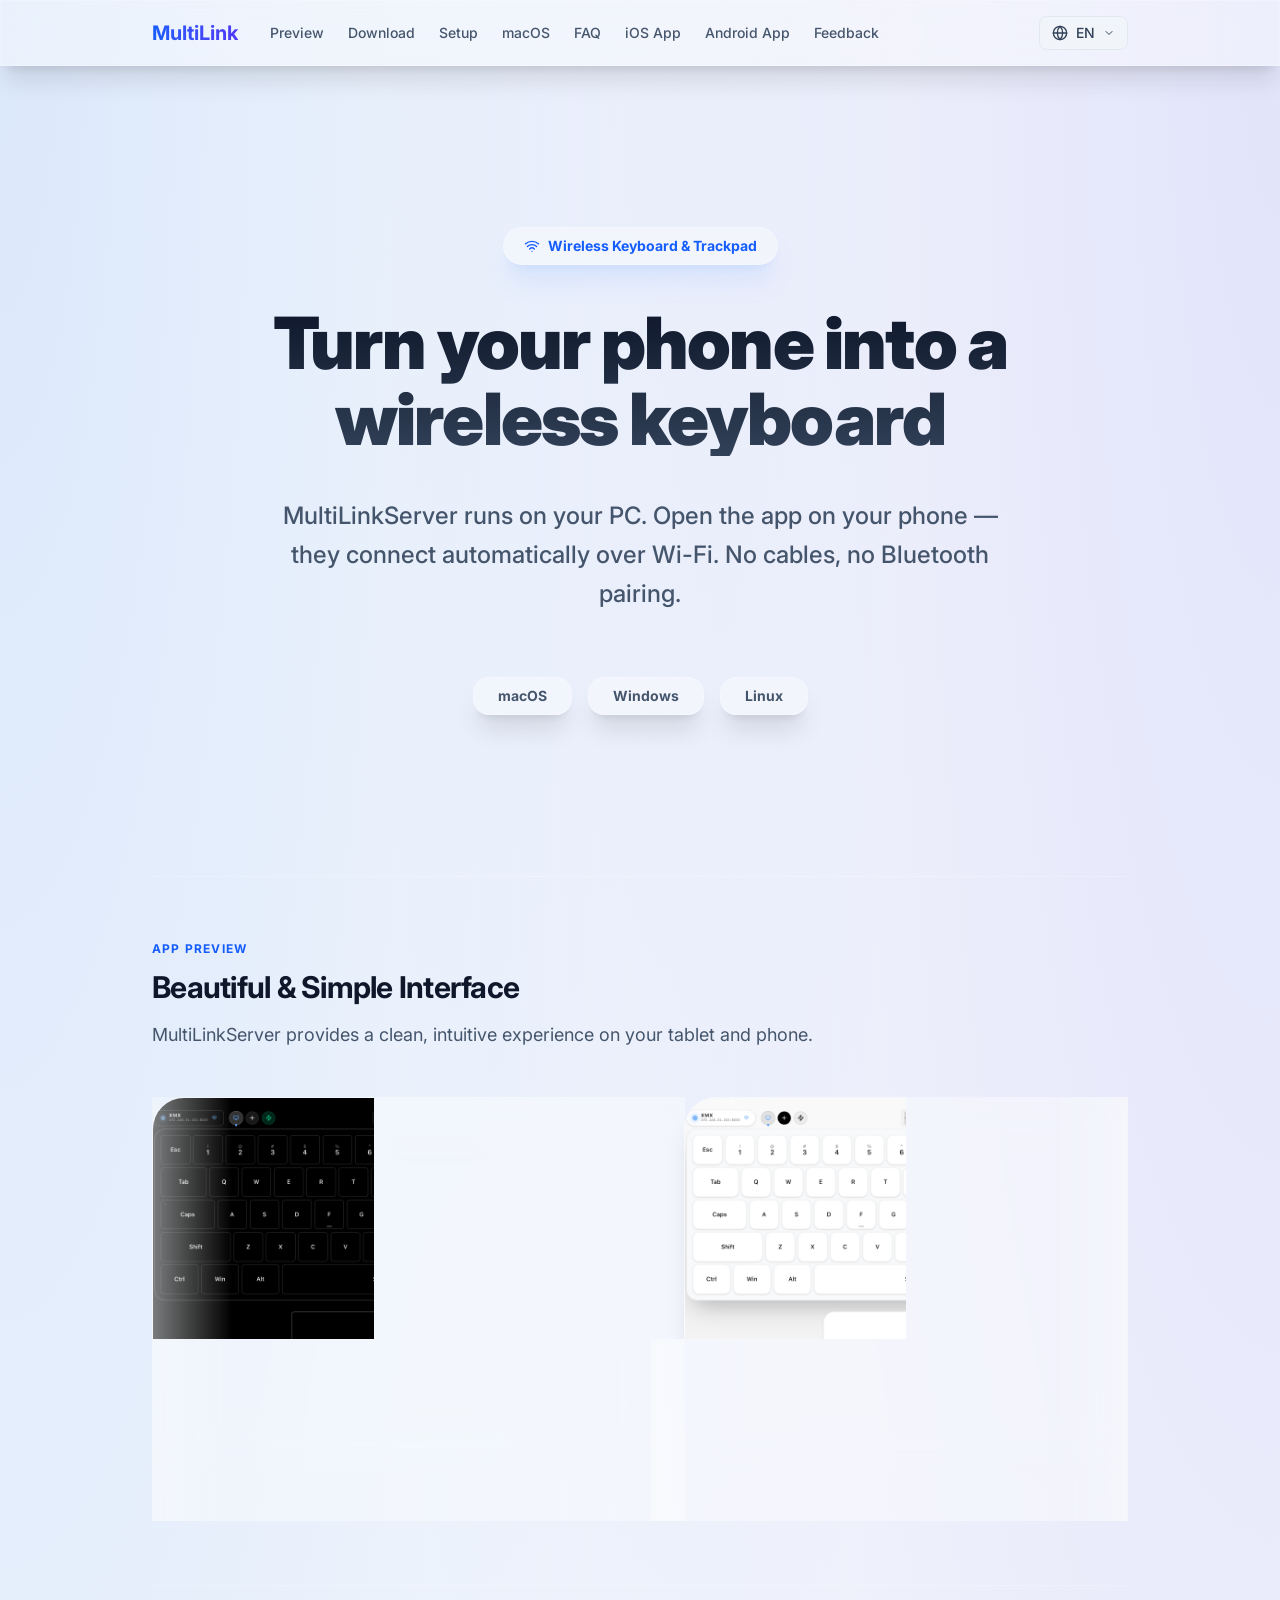
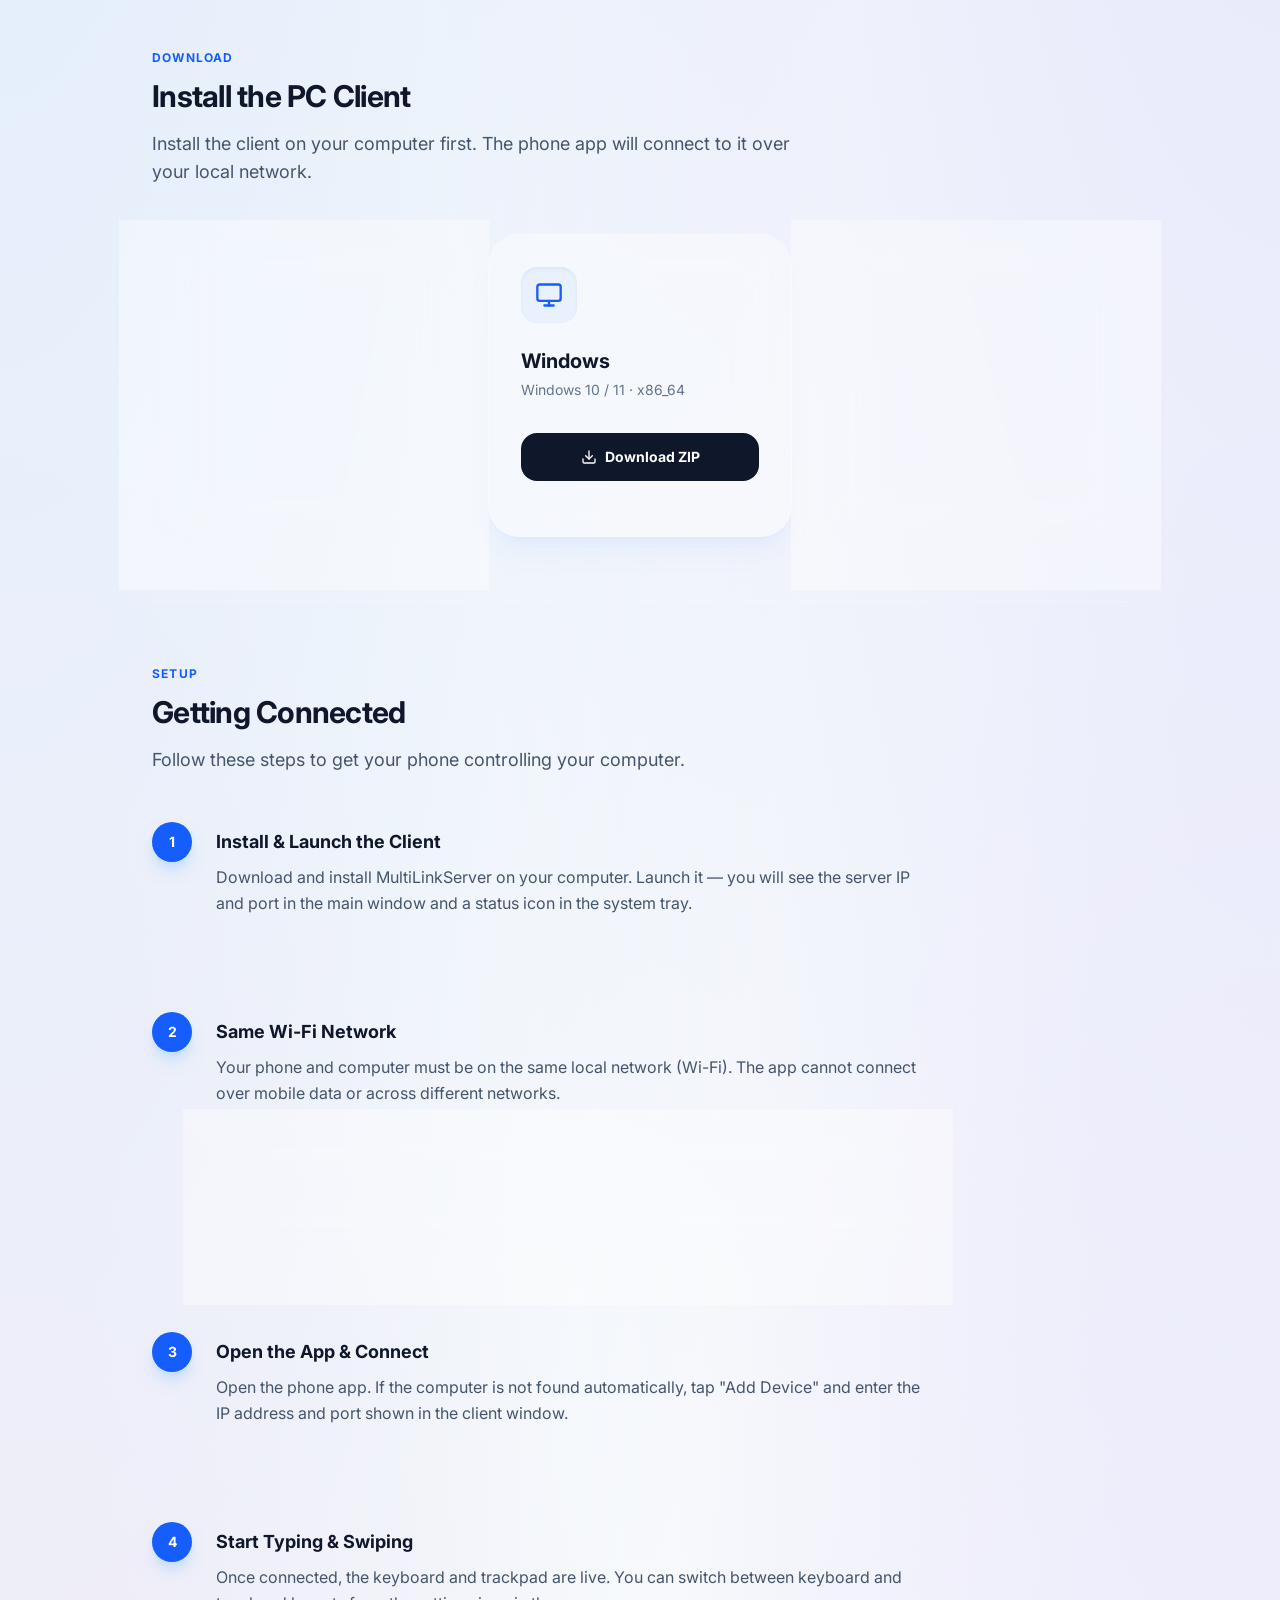
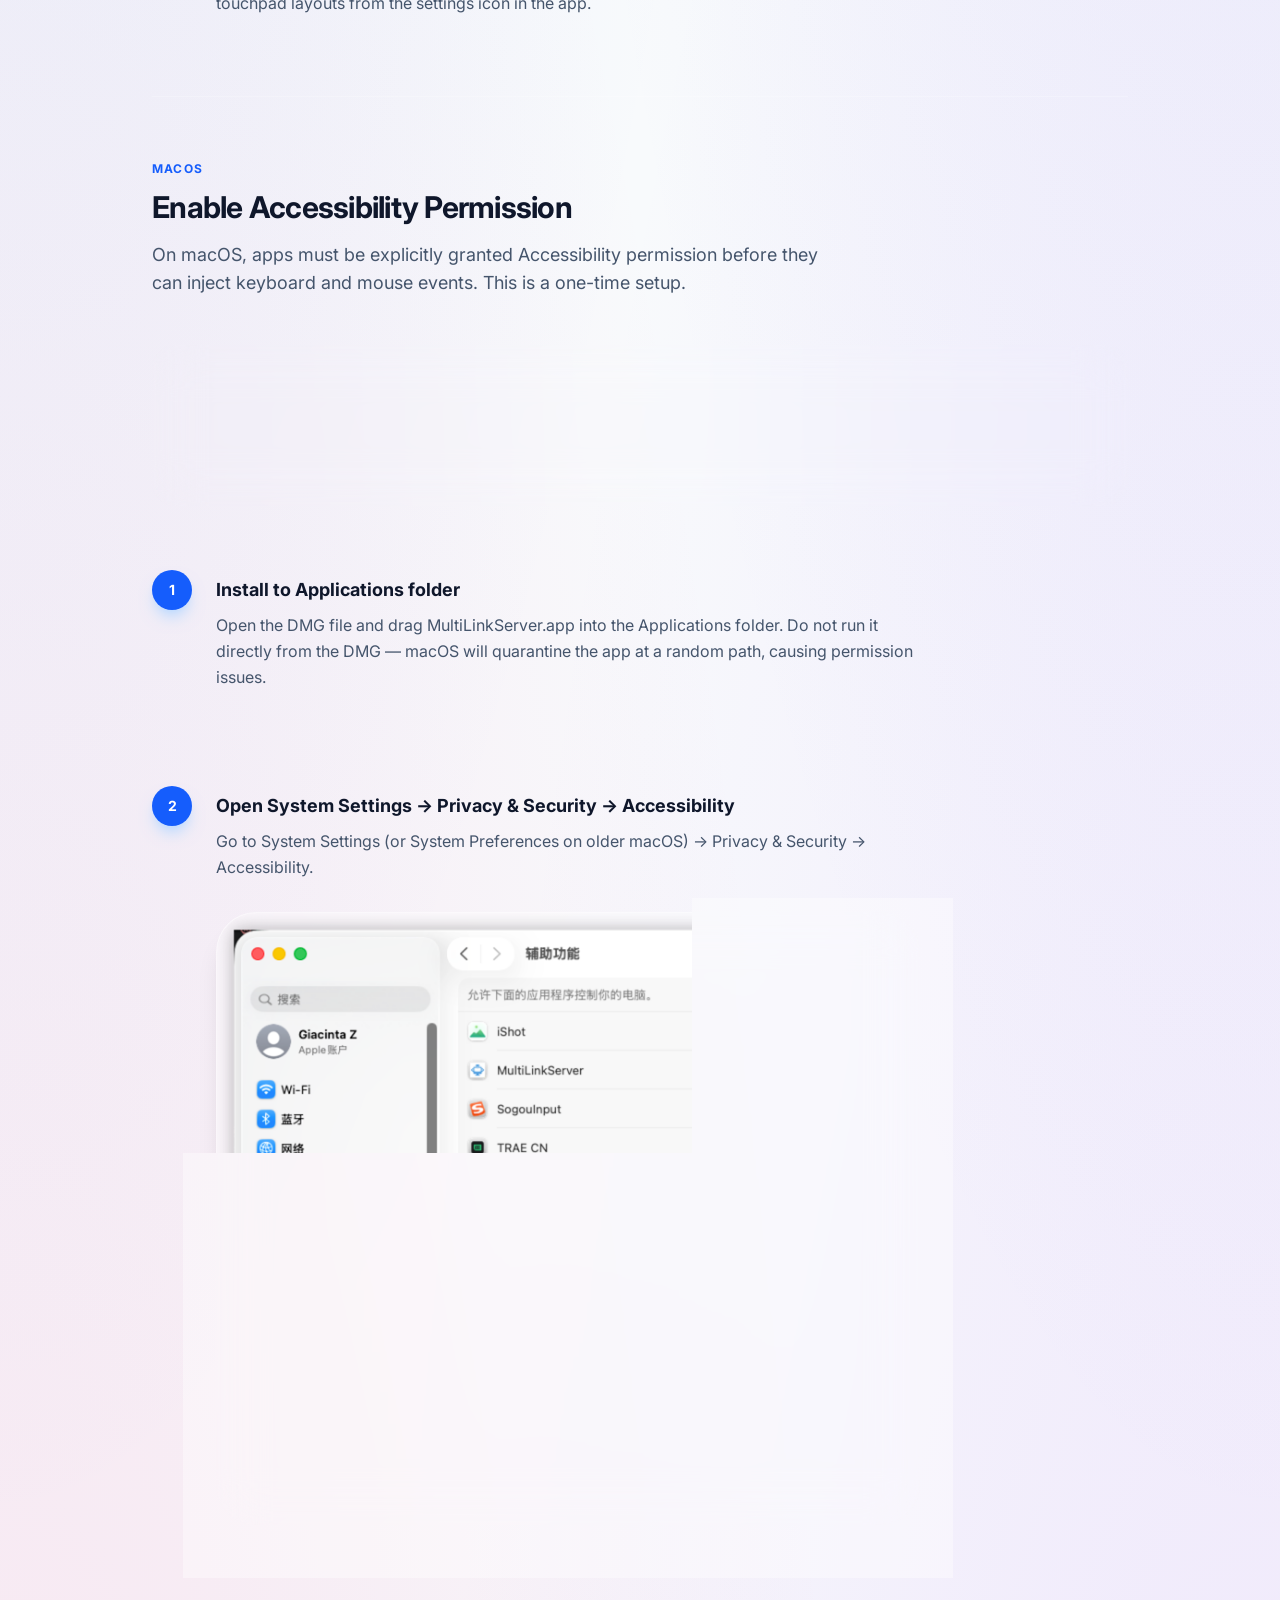
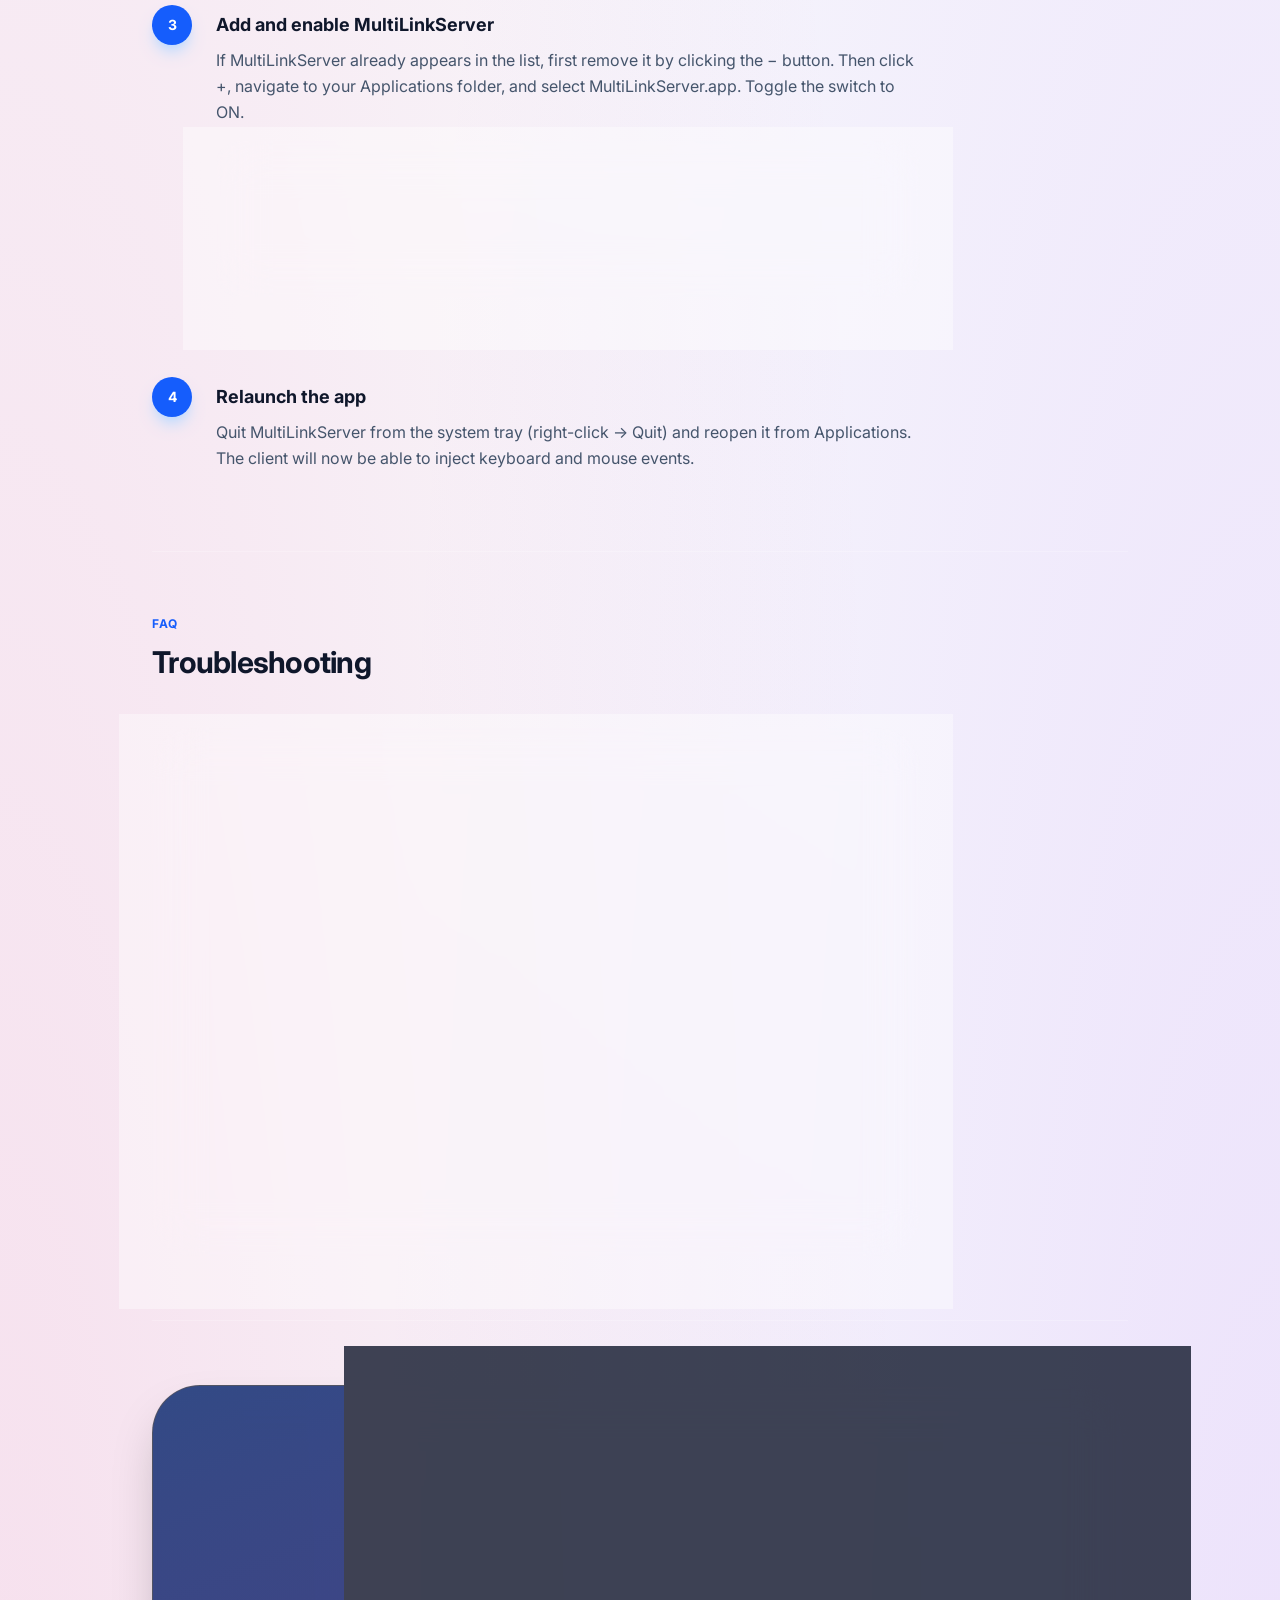
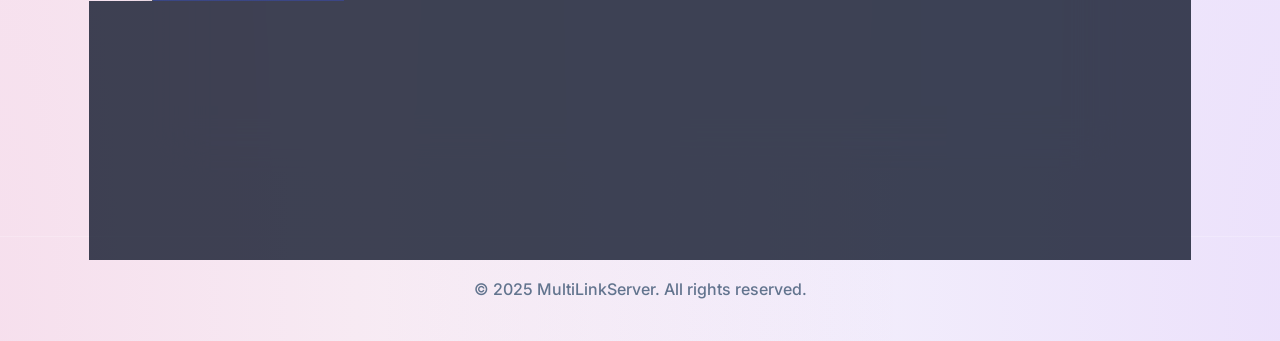
<file: index.html>
<!doctype html>
<html lang="en">
  <head>
    <meta charset="UTF-8" />
    <meta name="viewport" content="width=device-width, initial-scale=1.0" />
    <title>MultiLinkServer - Turn your phone into a wireless keyboard & trackpad</title>
    <meta name="description" content="Turn your smartphone into a wireless keyboard and trackpad for your PC. MultiLinkServer connects automatically over Wi-Fi for macOS, Windows, and Linux." />
    <meta name="keywords" content="wireless keyboard, wireless trackpad, remote control, phone to pc, multilinkserver, wifi keyboard" />
    <meta property="og:title" content="MultiLinkServer - Wireless Keyboard & Trackpad" />
    <meta property="og:description" content="Turn your phone into a wireless keyboard and trackpad. No cables, no Bluetooth pairing." />
    <meta property="og:type" content="website" />
    <meta name="twitter:card" content="summary_large_image" />
    <script type="module" crossorigin src="./assets/index-B6G1oCOm.js"></script>
    <link rel="stylesheet" crossorigin href="./assets/index-DkI473KU.css">
  </head>
  <body>
    <div id="root"></div>
  </body>
</html>
</file>
<file: assets/index-DkI473KU.css>
@import"https://fonts.googleapis.com/css2?family=Inter:wght@300;400;500;600;700;800&family=JetBrains+Mono:wght@400;500&display=swap";/*! tailwindcss v4.2.2 | MIT License | https://tailwindcss.com */@layer properties{@supports (((-webkit-hyphens:none)) and (not (margin-trim:inline))) or ((-moz-orient:inline) and (not (color:rgb(from red r g b)))){*,:before,:after,::backdrop{--tw-scale-x:1;--tw-scale-y:1;--tw-scale-z:1;--tw-scroll-snap-strictness:proximity;--tw-space-y-reverse:0;--tw-border-style:solid;--tw-gradient-position:initial;--tw-gradient-from:#0000;--tw-gradient-via:#0000;--tw-gradient-to:#0000;--tw-gradient-stops:initial;--tw-gradient-via-stops:initial;--tw-gradient-from-position:0%;--tw-gradient-via-position:50%;--tw-gradient-to-position:100%;--tw-leading:initial;--tw-font-weight:initial;--tw-tracking:initial;--tw-shadow:0 0 #0000;--tw-shadow-color:initial;--tw-shadow-alpha:100%;--tw-inset-shadow:0 0 #0000;--tw-inset-shadow-color:initial;--tw-inset-shadow-alpha:100%;--tw-ring-color:initial;--tw-ring-shadow:0 0 #0000;--tw-inset-ring-color:initial;--tw-inset-ring-shadow:0 0 #0000;--tw-ring-inset:initial;--tw-ring-offset-width:0px;--tw-ring-offset-color:#fff;--tw-ring-offset-shadow:0 0 #0000;--tw-blur:initial;--tw-brightness:initial;--tw-contrast:initial;--tw-grayscale:initial;--tw-hue-rotate:initial;--tw-invert:initial;--tw-opacity:initial;--tw-saturate:initial;--tw-sepia:initial;--tw-drop-shadow:initial;--tw-drop-shadow-color:initial;--tw-drop-shadow-alpha:100%;--tw-drop-shadow-size:initial;--tw-duration:initial;--tw-backdrop-blur:initial;--tw-backdrop-brightness:initial;--tw-backdrop-contrast:initial;--tw-backdrop-grayscale:initial;--tw-backdrop-hue-rotate:initial;--tw-backdrop-invert:initial;--tw-backdrop-opacity:initial;--tw-backdrop-saturate:initial;--tw-backdrop-sepia:initial}}}@layer theme{:root,:host{--font-sans:"Inter", ui-sans-serif, system-ui, sans-serif;--font-mono:"JetBrains Mono", ui-monospace, SFMono-Regular, monospace;--color-orange-100:oklch(95.4% .038 75.164);--color-orange-600:oklch(64.6% .222 41.116);--color-amber-400:oklch(82.8% .189 84.429);--color-blue-50:oklch(97% .014 254.604);--color-blue-100:oklch(93.2% .032 255.585);--color-blue-200:oklch(88.2% .059 254.128);--color-blue-500:oklch(62.3% .214 259.815);--color-blue-600:oklch(54.6% .245 262.881);--color-blue-700:oklch(48.8% .243 264.376);--color-blue-900:oklch(37.9% .146 265.522);--color-indigo-600:oklch(51.1% .262 276.966);--color-slate-50:oklch(98.4% .003 247.858);--color-slate-100:oklch(96.8% .007 247.896);--color-slate-200:oklch(92.9% .013 255.508);--color-slate-300:oklch(86.9% .022 252.894);--color-slate-400:oklch(70.4% .04 256.788);--color-slate-500:oklch(55.4% .046 257.417);--color-slate-600:oklch(44.6% .043 257.281);--color-slate-700:oklch(37.2% .044 257.287);--color-slate-800:oklch(27.9% .041 260.031);--color-slate-900:oklch(20.8% .042 265.755);--color-white:#fff;--spacing:.25rem;--container-xl:36rem;--container-2xl:42rem;--container-3xl:48rem;--container-5xl:64rem;--text-xs:.75rem;--text-xs--line-height:calc(1 / .75);--text-sm:.875rem;--text-sm--line-height:calc(1.25 / .875);--text-base:1rem;--text-base--line-height: 1.5 ;--text-lg:1.125rem;--text-lg--line-height:calc(1.75 / 1.125);--text-xl:1.25rem;--text-xl--line-height:calc(1.75 / 1.25);--text-2xl:1.5rem;--text-2xl--line-height:calc(2 / 1.5);--text-3xl:1.875rem;--text-3xl--line-height: 1.2 ;--text-4xl:2.25rem;--text-4xl--line-height:calc(2.5 / 2.25);--text-5xl:3rem;--text-5xl--line-height:1;--text-6xl:3.75rem;--text-6xl--line-height:1;--text-7xl:4.5rem;--text-7xl--line-height:1;--font-weight-medium:500;--font-weight-semibold:600;--font-weight-bold:700;--font-weight-extrabold:800;--font-weight-black:900;--tracking-tight:-.025em;--tracking-widest:.1em;--leading-relaxed:1.625;--radius-lg:.5rem;--radius-xl:.75rem;--radius-2xl:1rem;--radius-3xl:1.5rem;--blur-xl:24px;--blur-2xl:40px;--default-transition-duration:.15s;--default-transition-timing-function:cubic-bezier(.4, 0, .2, 1);--default-font-family:var(--font-sans);--default-mono-font-family:var(--font-mono)}}@layer base{*,:after,:before,::backdrop{box-sizing:border-box;border:0 solid;margin:0;padding:0}::file-selector-button{box-sizing:border-box;border:0 solid;margin:0;padding:0}html,:host{-webkit-text-size-adjust:100%;-moz-tab-size:4;tab-size:4;line-height:1.5;font-family:var(--default-font-family,ui-sans-serif, system-ui, sans-serif, "Apple Color Emoji", "Segoe UI Emoji", "Segoe UI Symbol", "Noto Color Emoji");font-feature-settings:var(--default-font-feature-settings,normal);font-variation-settings:var(--default-font-variation-settings,normal);-webkit-tap-highlight-color:transparent}hr{height:0;color:inherit;border-top-width:1px}abbr:where([title]){-webkit-text-decoration:underline dotted;text-decoration:underline dotted}h1,h2,h3,h4,h5,h6{font-size:inherit;font-weight:inherit}a{color:inherit;-webkit-text-decoration:inherit;text-decoration:inherit}b,strong{font-weight:bolder}code,kbd,samp,pre{font-family:var(--default-mono-font-family,ui-monospace, SFMono-Regular, Menlo, Monaco, Consolas, "Liberation Mono", "Courier New", monospace);font-feature-settings:var(--default-mono-font-feature-settings,normal);font-variation-settings:var(--default-mono-font-variation-settings,normal);font-size:1em}small{font-size:80%}sub,sup{vertical-align:baseline;font-size:75%;line-height:0;position:relative}sub{bottom:-.25em}sup{top:-.5em}table{text-indent:0;border-color:inherit;border-collapse:collapse}:-moz-focusring{outline:auto}progress{vertical-align:baseline}summary{display:list-item}ol,ul,menu{list-style:none}img,svg,video,canvas,audio,iframe,embed,object{vertical-align:middle;display:block}img,video{max-width:100%;height:auto}button,input,select,optgroup,textarea{font:inherit;font-feature-settings:inherit;font-variation-settings:inherit;letter-spacing:inherit;color:inherit;opacity:1;background-color:#0000;border-radius:0}::file-selector-button{font:inherit;font-feature-settings:inherit;font-variation-settings:inherit;letter-spacing:inherit;color:inherit;opacity:1;background-color:#0000;border-radius:0}:where(select:is([multiple],[size])) optgroup{font-weight:bolder}:where(select:is([multiple],[size])) optgroup option{padding-inline-start:20px}::file-selector-button{margin-inline-end:4px}::placeholder{opacity:1}@supports (not ((-webkit-appearance:-apple-pay-button))) or (contain-intrinsic-size:1px){::placeholder{color:currentColor}@supports (color:color-mix(in lab,red,red)){::placeholder{color:color-mix(in oklab,currentcolor 50%,transparent)}}}textarea{resize:vertical}::-webkit-search-decoration{-webkit-appearance:none}::-webkit-date-and-time-value{min-height:1lh;text-align:inherit}::-webkit-datetime-edit{display:inline-flex}::-webkit-datetime-edit-fields-wrapper{padding:0}::-webkit-datetime-edit{padding-block:0}::-webkit-datetime-edit-year-field{padding-block:0}::-webkit-datetime-edit-month-field{padding-block:0}::-webkit-datetime-edit-day-field{padding-block:0}::-webkit-datetime-edit-hour-field{padding-block:0}::-webkit-datetime-edit-minute-field{padding-block:0}::-webkit-datetime-edit-second-field{padding-block:0}::-webkit-datetime-edit-millisecond-field{padding-block:0}::-webkit-datetime-edit-meridiem-field{padding-block:0}::-webkit-calendar-picker-indicator{line-height:1}:-moz-ui-invalid{box-shadow:none}button,input:where([type=button],[type=reset],[type=submit]){-webkit-appearance:button;-moz-appearance:button;appearance:button}::file-selector-button{-webkit-appearance:button;-moz-appearance:button;appearance:button}::-webkit-inner-spin-button{height:auto}::-webkit-outer-spin-button{height:auto}[hidden]:where(:not([hidden=until-found])){display:none!important}body{font-family:var(--font-sans);color:var(--color-slate-900);background-color:#f8fafc}}@layer components;@layer utilities{.pointer-events-none{pointer-events:none}.absolute{position:absolute}.relative{position:relative}.sticky{position:sticky}.inset-0{inset:calc(var(--spacing) * 0)}.inset-y-0{inset-block:calc(var(--spacing) * 0)}.start{inset-inline-start:var(--spacing)}.top-0{top:calc(var(--spacing) * 0)}.top-20{top:calc(var(--spacing) * 20)}.-right-20{right:calc(var(--spacing) * -20)}.right-0{right:calc(var(--spacing) * 0)}.bottom-20{bottom:calc(var(--spacing) * 20)}.-left-20{left:calc(var(--spacing) * -20)}.left-0{left:calc(var(--spacing) * 0)}.-z-10{z-index:-10}.-z-20{z-index:-20}.z-10{z-index:10}.z-50{z-index:50}.mx-auto{margin-inline:auto}.mt-0\.5{margin-top:calc(var(--spacing) * .5)}.mt-2{margin-top:calc(var(--spacing) * 2)}.mt-8{margin-top:calc(var(--spacing) * 8)}.mb-1{margin-bottom:calc(var(--spacing) * 1)}.mb-2{margin-bottom:calc(var(--spacing) * 2)}.mb-3{margin-bottom:calc(var(--spacing) * 3)}.mb-4{margin-bottom:calc(var(--spacing) * 4)}.mb-6{margin-bottom:calc(var(--spacing) * 6)}.mb-8{margin-bottom:calc(var(--spacing) * 8)}.mb-10{margin-bottom:calc(var(--spacing) * 10)}.mb-12{margin-bottom:calc(var(--spacing) * 12)}.mb-16{margin-bottom:calc(var(--spacing) * 16)}.block{display:block}.flex{display:flex}.grid{display:grid}.hidden{display:none}.inline-flex{display:inline-flex}.h-3{height:calc(var(--spacing) * 3)}.h-4{height:calc(var(--spacing) * 4)}.h-5{height:calc(var(--spacing) * 5)}.h-6{height:calc(var(--spacing) * 6)}.h-7{height:calc(var(--spacing) * 7)}.h-8{height:calc(var(--spacing) * 8)}.h-10{height:calc(var(--spacing) * 10)}.h-14{height:calc(var(--spacing) * 14)}.h-16{height:calc(var(--spacing) * 16)}.h-\[400px\]{height:400px}.h-auto{height:auto}.h-full{height:100%}.min-h-\[90vh\]{min-height:90vh}.min-h-screen{min-height:100vh}.w-3{width:calc(var(--spacing) * 3)}.w-4{width:calc(var(--spacing) * 4)}.w-5{width:calc(var(--spacing) * 5)}.w-6{width:calc(var(--spacing) * 6)}.w-7{width:calc(var(--spacing) * 7)}.w-8{width:calc(var(--spacing) * 8)}.w-10{width:calc(var(--spacing) * 10)}.w-14{width:calc(var(--spacing) * 14)}.w-20{width:calc(var(--spacing) * 20)}.w-40{width:calc(var(--spacing) * 40)}.w-\[300px\]{width:300px}.w-\[600px\]{width:600px}.w-full{width:100%}.max-w-2xl{max-width:var(--container-2xl)}.max-w-3xl{max-width:var(--container-3xl)}.max-w-5xl{max-width:var(--container-5xl)}.max-w-xl{max-width:var(--container-xl)}.flex-none{flex:none}.flex-shrink-0{flex-shrink:0}.flex-grow{flex-grow:1}.scale-125{--tw-scale-x:125%;--tw-scale-y:125%;--tw-scale-z:125%;scale:var(--tw-scale-x) var(--tw-scale-y)}.rotate-180{rotate:180deg}.snap-x{scroll-snap-type:x var(--tw-scroll-snap-strictness)}.snap-center{scroll-snap-align:center}.flex-col{flex-direction:column}.flex-wrap{flex-wrap:wrap}.items-center{align-items:center}.items-start{align-items:flex-start}.justify-between{justify-content:space-between}.justify-center{justify-content:center}.gap-2{gap:calc(var(--spacing) * 2)}.gap-3{gap:calc(var(--spacing) * 3)}.gap-4{gap:calc(var(--spacing) * 4)}.gap-5{gap:calc(var(--spacing) * 5)}.gap-6{gap:calc(var(--spacing) * 6)}.gap-8{gap:calc(var(--spacing) * 8)}:where(.space-y-20>:not(:last-child)){--tw-space-y-reverse:0;margin-block-start:calc(calc(var(--spacing) * 20) * var(--tw-space-y-reverse));margin-block-end:calc(calc(var(--spacing) * 20) * calc(1 - var(--tw-space-y-reverse)))}.overflow-hidden{overflow:hidden}.overflow-x-auto{overflow-x:auto}.rounded-2xl{border-radius:var(--radius-2xl)}.rounded-3xl{border-radius:var(--radius-3xl)}.rounded-\[2\.5rem\]{border-radius:2.5rem}.rounded-\[2rem\]{border-radius:2rem}.rounded-\[3rem\]{border-radius:3rem}.rounded-full{border-radius:3.40282e38px}.rounded-lg{border-radius:var(--radius-lg)}.rounded-xl{border-radius:var(--radius-xl)}.border{border-style:var(--tw-border-style);border-width:1px}.border-t{border-top-style:var(--tw-border-style);border-top-width:1px}.border-b{border-bottom-style:var(--tw-border-style);border-bottom-width:1px}.border-blue-200\/50{border-color:#bedbff80}@supports (color:color-mix(in lab,red,red)){.border-blue-200\/50{border-color:color-mix(in oklab,var(--color-blue-200) 50%,transparent)}}.border-slate-100{border-color:var(--color-slate-100)}.border-slate-200{border-color:var(--color-slate-200)}.border-white\/10{border-color:#ffffff1a}@supports (color:color-mix(in lab,red,red)){.border-white\/10{border-color:color-mix(in oklab,var(--color-white) 10%,transparent)}}.border-white\/20{border-color:#fff3}@supports (color:color-mix(in lab,red,red)){.border-white\/20{border-color:color-mix(in oklab,var(--color-white) 20%,transparent)}}.border-white\/40{border-color:#fff6}@supports (color:color-mix(in lab,red,red)){.border-white\/40{border-color:color-mix(in oklab,var(--color-white) 40%,transparent)}}.border-white\/60{border-color:#fff9}@supports (color:color-mix(in lab,red,red)){.border-white\/60{border-color:color-mix(in oklab,var(--color-white) 60%,transparent)}}.bg-blue-50{background-color:var(--color-blue-50)}.bg-blue-100\/50{background-color:#dbeafe80}@supports (color:color-mix(in lab,red,red)){.bg-blue-100\/50{background-color:color-mix(in oklab,var(--color-blue-100) 50%,transparent)}}.bg-blue-600{background-color:var(--color-blue-600)}.bg-orange-100\/50{background-color:#ffedd580}@supports (color:color-mix(in lab,red,red)){.bg-orange-100\/50{background-color:color-mix(in oklab,var(--color-orange-100) 50%,transparent)}}.bg-slate-100{background-color:var(--color-slate-100)}.bg-slate-100\/50{background-color:#f1f5f980}@supports (color:color-mix(in lab,red,red)){.bg-slate-100\/50{background-color:color-mix(in oklab,var(--color-slate-100) 50%,transparent)}}.bg-slate-900{background-color:var(--color-slate-900)}.bg-white{background-color:var(--color-white)}.bg-gradient-to-b{--tw-gradient-position:to bottom in oklab;background-image:linear-gradient(var(--tw-gradient-stops))}.bg-gradient-to-br{--tw-gradient-position:to bottom right in oklab;background-image:linear-gradient(var(--tw-gradient-stops))}.bg-gradient-to-l{--tw-gradient-position:to left in oklab;background-image:linear-gradient(var(--tw-gradient-stops))}.bg-gradient-to-r{--tw-gradient-position:to right in oklab;background-image:linear-gradient(var(--tw-gradient-stops))}.from-\[\#f8fafc\]\/50{--tw-gradient-from:oklab(98.4152% -.00128633 -.00316095/.5);--tw-gradient-stops:var(--tw-gradient-via-stops,var(--tw-gradient-position), var(--tw-gradient-from) var(--tw-gradient-from-position), var(--tw-gradient-to) var(--tw-gradient-to-position))}.from-blue-50\/30{--tw-gradient-from:#eff6ff4d}@supports (color:color-mix(in lab,red,red)){.from-blue-50\/30{--tw-gradient-from:color-mix(in oklab, var(--color-blue-50) 30%, transparent)}}.from-blue-50\/30{--tw-gradient-stops:var(--tw-gradient-via-stops,var(--tw-gradient-position), var(--tw-gradient-from) var(--tw-gradient-from-position), var(--tw-gradient-to) var(--tw-gradient-to-position))}.from-blue-600{--tw-gradient-from:var(--color-blue-600);--tw-gradient-stops:var(--tw-gradient-via-stops,var(--tw-gradient-position), var(--tw-gradient-from) var(--tw-gradient-from-position), var(--tw-gradient-to) var(--tw-gradient-to-position))}.from-blue-600\/30{--tw-gradient-from:#155dfc4d}@supports (color:color-mix(in lab,red,red)){.from-blue-600\/30{--tw-gradient-from:color-mix(in oklab, var(--color-blue-600) 30%, transparent)}}.from-blue-600\/30{--tw-gradient-stops:var(--tw-gradient-via-stops,var(--tw-gradient-position), var(--tw-gradient-from) var(--tw-gradient-from-position), var(--tw-gradient-to) var(--tw-gradient-to-position))}.from-slate-900{--tw-gradient-from:var(--color-slate-900);--tw-gradient-stops:var(--tw-gradient-via-stops,var(--tw-gradient-position), var(--tw-gradient-from) var(--tw-gradient-from-position), var(--tw-gradient-to) var(--tw-gradient-to-position))}.via-white\/50{--tw-gradient-via:#ffffff80}@supports (color:color-mix(in lab,red,red)){.via-white\/50{--tw-gradient-via:color-mix(in oklab, var(--color-white) 50%, transparent)}}.via-white\/50{--tw-gradient-via-stops:var(--tw-gradient-position), var(--tw-gradient-from) var(--tw-gradient-from-position), var(--tw-gradient-via) var(--tw-gradient-via-position), var(--tw-gradient-to) var(--tw-gradient-to-position);--tw-gradient-stops:var(--tw-gradient-via-stops)}.to-indigo-600{--tw-gradient-to:var(--color-indigo-600);--tw-gradient-stops:var(--tw-gradient-via-stops,var(--tw-gradient-position), var(--tw-gradient-from) var(--tw-gradient-from-position), var(--tw-gradient-to) var(--tw-gradient-to-position))}.to-indigo-600\/30{--tw-gradient-to:#4f39f64d}@supports (color:color-mix(in lab,red,red)){.to-indigo-600\/30{--tw-gradient-to:color-mix(in oklab, var(--color-indigo-600) 30%, transparent)}}.to-indigo-600\/30{--tw-gradient-stops:var(--tw-gradient-via-stops,var(--tw-gradient-position), var(--tw-gradient-from) var(--tw-gradient-from-position), var(--tw-gradient-to) var(--tw-gradient-to-position))}.to-slate-700{--tw-gradient-to:var(--color-slate-700);--tw-gradient-stops:var(--tw-gradient-via-stops,var(--tw-gradient-position), var(--tw-gradient-from) var(--tw-gradient-from-position), var(--tw-gradient-to) var(--tw-gradient-to-position))}.to-transparent{--tw-gradient-to:transparent;--tw-gradient-stops:var(--tw-gradient-via-stops,var(--tw-gradient-position), var(--tw-gradient-from) var(--tw-gradient-from-position), var(--tw-gradient-to) var(--tw-gradient-to-position))}.to-white{--tw-gradient-to:var(--color-white);--tw-gradient-stops:var(--tw-gradient-via-stops,var(--tw-gradient-position), var(--tw-gradient-from) var(--tw-gradient-from-position), var(--tw-gradient-to) var(--tw-gradient-to-position))}.bg-clip-text{-webkit-background-clip:text;background-clip:text}.object-cover{object-fit:cover}.p-6{padding:calc(var(--spacing) * 6)}.p-8{padding:calc(var(--spacing) * 8)}.p-16{padding:calc(var(--spacing) * 16)}.px-3{padding-inline:calc(var(--spacing) * 3)}.px-4{padding-inline:calc(var(--spacing) * 4)}.px-5{padding-inline:calc(var(--spacing) * 5)}.px-6{padding-inline:calc(var(--spacing) * 6)}.px-10{padding-inline:calc(var(--spacing) * 10)}.py-1\.5{padding-block:calc(var(--spacing) * 1.5)}.py-2{padding-block:calc(var(--spacing) * 2)}.py-2\.5{padding-block:calc(var(--spacing) * 2.5)}.py-3\.5{padding-block:calc(var(--spacing) * 3.5)}.py-5{padding-block:calc(var(--spacing) * 5)}.py-6{padding-block:calc(var(--spacing) * 6)}.py-10{padding-block:calc(var(--spacing) * 10)}.py-16{padding-block:calc(var(--spacing) * 16)}.py-20{padding-block:calc(var(--spacing) * 20)}.pt-1\.5{padding-top:calc(var(--spacing) * 1.5)}.pb-6{padding-bottom:calc(var(--spacing) * 6)}.pb-12{padding-bottom:calc(var(--spacing) * 12)}.text-center{text-align:center}.text-left{text-align:left}.text-2xl{font-size:var(--text-2xl);line-height:var(--tw-leading,var(--text-2xl--line-height))}.text-3xl{font-size:var(--text-3xl);line-height:var(--tw-leading,var(--text-3xl--line-height))}.text-5xl{font-size:var(--text-5xl);line-height:var(--tw-leading,var(--text-5xl--line-height))}.text-6xl{font-size:var(--text-6xl);line-height:var(--tw-leading,var(--text-6xl--line-height))}.text-base{font-size:var(--text-base);line-height:var(--tw-leading,var(--text-base--line-height))}.text-lg{font-size:var(--text-lg);line-height:var(--tw-leading,var(--text-lg--line-height))}.text-sm{font-size:var(--text-sm);line-height:var(--tw-leading,var(--text-sm--line-height))}.text-xl{font-size:var(--text-xl);line-height:var(--tw-leading,var(--text-xl--line-height))}.text-xs{font-size:var(--text-xs);line-height:var(--tw-leading,var(--text-xs--line-height))}.leading-\[1\.05\]{--tw-leading:1.05;line-height:1.05}.leading-relaxed{--tw-leading:var(--leading-relaxed);line-height:var(--leading-relaxed)}.font-black{--tw-font-weight:var(--font-weight-black);font-weight:var(--font-weight-black)}.font-bold{--tw-font-weight:var(--font-weight-bold);font-weight:var(--font-weight-bold)}.font-medium{--tw-font-weight:var(--font-weight-medium);font-weight:var(--font-weight-medium)}.font-semibold{--tw-font-weight:var(--font-weight-semibold);font-weight:var(--font-weight-semibold)}.tracking-tight{--tw-tracking:var(--tracking-tight);letter-spacing:var(--tracking-tight)}.tracking-widest{--tw-tracking:var(--tracking-widest);letter-spacing:var(--tracking-widest)}.text-amber-400{color:var(--color-amber-400)}.text-blue-600{color:var(--color-blue-600)}.text-blue-700{color:var(--color-blue-700)}.text-blue-900{color:var(--color-blue-900)}.text-orange-600{color:var(--color-orange-600)}.text-slate-300{color:var(--color-slate-300)}.text-slate-400{color:var(--color-slate-400)}.text-slate-500{color:var(--color-slate-500)}.text-slate-600{color:var(--color-slate-600)}.text-slate-700{color:var(--color-slate-700)}.text-slate-800{color:var(--color-slate-800)}.text-slate-900{color:var(--color-slate-900)}.text-transparent{color:#0000}.text-white{color:var(--color-white)}.uppercase{text-transform:uppercase}.opacity-20{opacity:.2}.shadow-2xl{--tw-shadow:0 25px 50px -12px var(--tw-shadow-color,#00000040);box-shadow:var(--tw-inset-shadow),var(--tw-inset-ring-shadow),var(--tw-ring-offset-shadow),var(--tw-ring-shadow),var(--tw-shadow)}.shadow-inner{--tw-shadow:inset 0 2px 4px 0 var(--tw-shadow-color,#0000000d);box-shadow:var(--tw-inset-shadow),var(--tw-inset-ring-shadow),var(--tw-ring-offset-shadow),var(--tw-ring-shadow),var(--tw-shadow)}.shadow-lg{--tw-shadow:0 10px 15px -3px var(--tw-shadow-color,#0000001a), 0 4px 6px -4px var(--tw-shadow-color,#0000001a);box-shadow:var(--tw-inset-shadow),var(--tw-inset-ring-shadow),var(--tw-ring-offset-shadow),var(--tw-ring-shadow),var(--tw-shadow)}.shadow-xl{--tw-shadow:0 20px 25px -5px var(--tw-shadow-color,#0000001a), 0 8px 10px -6px var(--tw-shadow-color,#0000001a);box-shadow:var(--tw-inset-shadow),var(--tw-inset-ring-shadow),var(--tw-ring-offset-shadow),var(--tw-ring-shadow),var(--tw-shadow)}.shadow-blue-200{--tw-shadow-color:oklch(88.2% .059 254.128)}@supports (color:color-mix(in lab,red,red)){.shadow-blue-200{--tw-shadow-color:color-mix(in oklab, var(--color-blue-200) var(--tw-shadow-alpha), transparent)}}.shadow-blue-500\/5{--tw-shadow-color:#3080ff0d}@supports (color:color-mix(in lab,red,red)){.shadow-blue-500\/5{--tw-shadow-color:color-mix(in oklab, color-mix(in oklab, var(--color-blue-500) 5%, transparent) var(--tw-shadow-alpha), transparent)}}.shadow-blue-500\/10{--tw-shadow-color:#3080ff1a}@supports (color:color-mix(in lab,red,red)){.shadow-blue-500\/10{--tw-shadow-color:color-mix(in oklab, color-mix(in oklab, var(--color-blue-500) 10%, transparent) var(--tw-shadow-alpha), transparent)}}.shadow-blue-500\/20{--tw-shadow-color:#3080ff33}@supports (color:color-mix(in lab,red,red)){.shadow-blue-500\/20{--tw-shadow-color:color-mix(in oklab, color-mix(in oklab, var(--color-blue-500) 20%, transparent) var(--tw-shadow-alpha), transparent)}}.blur-2xl{--tw-blur:blur(var(--blur-2xl));filter:var(--tw-blur,) var(--tw-brightness,) var(--tw-contrast,) var(--tw-grayscale,) var(--tw-hue-rotate,) var(--tw-invert,) var(--tw-saturate,) var(--tw-sepia,) var(--tw-drop-shadow,)}.transition{transition-property:color,background-color,border-color,outline-color,text-decoration-color,fill,stroke,--tw-gradient-from,--tw-gradient-via,--tw-gradient-to,opacity,box-shadow,transform,translate,scale,rotate,filter,-webkit-backdrop-filter,backdrop-filter,display,content-visibility,overlay,pointer-events;transition-timing-function:var(--tw-ease,var(--default-transition-timing-function));transition-duration:var(--tw-duration,var(--default-transition-duration))}.transition-all{transition-property:all;transition-timing-function:var(--tw-ease,var(--default-transition-timing-function));transition-duration:var(--tw-duration,var(--default-transition-duration))}.transition-colors{transition-property:color,background-color,border-color,outline-color,text-decoration-color,fill,stroke,--tw-gradient-from,--tw-gradient-via,--tw-gradient-to;transition-timing-function:var(--tw-ease,var(--default-transition-timing-function));transition-duration:var(--tw-duration,var(--default-transition-duration))}.transition-transform{transition-property:transform,translate,scale,rotate;transition-timing-function:var(--tw-ease,var(--default-transition-timing-function));transition-duration:var(--tw-duration,var(--default-transition-duration))}.duration-700{--tw-duration:.7s;transition-duration:.7s}@media(hover:hover){.group-hover\:scale-105:is(:where(.group):hover *){--tw-scale-x:105%;--tw-scale-y:105%;--tw-scale-z:105%;scale:var(--tw-scale-x) var(--tw-scale-y)}.group-hover\:text-blue-600:is(:where(.group):hover *){color:var(--color-blue-600)}}.selection\:bg-blue-100 ::selection{background-color:var(--color-blue-100)}.selection\:bg-blue-100::selection{background-color:var(--color-blue-100)}.selection\:text-blue-700 ::selection{color:var(--color-blue-700)}.selection\:text-blue-700::selection{color:var(--color-blue-700)}@media(hover:hover){.hover\:scale-105:hover{--tw-scale-x:105%;--tw-scale-y:105%;--tw-scale-z:105%;scale:var(--tw-scale-x) var(--tw-scale-y)}.hover\:bg-blue-600:hover{background-color:var(--color-blue-600)}.hover\:bg-blue-700:hover{background-color:var(--color-blue-700)}.hover\:bg-slate-50:hover{background-color:var(--color-slate-50)}.hover\:bg-slate-200:hover{background-color:var(--color-slate-200)}.hover\:text-blue-600:hover{color:var(--color-blue-600)}.hover\:shadow-lg:hover{--tw-shadow:0 10px 15px -3px var(--tw-shadow-color,#0000001a), 0 4px 6px -4px var(--tw-shadow-color,#0000001a);box-shadow:var(--tw-inset-shadow),var(--tw-inset-ring-shadow),var(--tw-ring-offset-shadow),var(--tw-ring-shadow),var(--tw-shadow)}.hover\:shadow-blue-500\/10:hover{--tw-shadow-color:#3080ff1a}@supports (color:color-mix(in lab,red,red)){.hover\:shadow-blue-500\/10:hover{--tw-shadow-color:color-mix(in oklab, color-mix(in oklab, var(--color-blue-500) 10%, transparent) var(--tw-shadow-alpha), transparent)}}.hover\:shadow-blue-500\/30:hover{--tw-shadow-color:#3080ff4d}@supports (color:color-mix(in lab,red,red)){.hover\:shadow-blue-500\/30:hover{--tw-shadow-color:color-mix(in oklab, color-mix(in oklab, var(--color-blue-500) 30%, transparent) var(--tw-shadow-alpha), transparent)}}}@media(min-width:48rem){.md\:w-\[500px\]{width:500px}.md\:grid-cols-3{grid-template-columns:repeat(3,minmax(0,1fr))}.md\:text-7xl{font-size:var(--text-7xl);line-height:var(--tw-leading,var(--text-7xl--line-height))}}@media(min-width:64rem){.lg\:flex{display:flex}}.glass{border-style:var(--tw-border-style);border-width:1px;border-color:#fff3}@supports (color:color-mix(in lab,red,red)){.glass{border-color:color-mix(in oklab,var(--color-white) 20%,transparent)}}.glass{background-color:#fff6}@supports (color:color-mix(in lab,red,red)){.glass{background-color:color-mix(in oklab,var(--color-white) 40%,transparent)}}.glass{--tw-shadow:0 20px 25px -5px var(--tw-shadow-color,#0000001a), 0 8px 10px -6px var(--tw-shadow-color,#0000001a);box-shadow:var(--tw-inset-shadow),var(--tw-inset-ring-shadow),var(--tw-ring-offset-shadow),var(--tw-ring-shadow),var(--tw-shadow);--tw-backdrop-blur:blur(var(--blur-xl));-webkit-backdrop-filter:var(--tw-backdrop-blur,) var(--tw-backdrop-brightness,) var(--tw-backdrop-contrast,) var(--tw-backdrop-grayscale,) var(--tw-backdrop-hue-rotate,) var(--tw-backdrop-invert,) var(--tw-backdrop-opacity,) var(--tw-backdrop-saturate,) var(--tw-backdrop-sepia,);backdrop-filter:var(--tw-backdrop-blur,) var(--tw-backdrop-brightness,) var(--tw-backdrop-contrast,) var(--tw-backdrop-grayscale,) var(--tw-backdrop-hue-rotate,) var(--tw-backdrop-invert,) var(--tw-backdrop-opacity,) var(--tw-backdrop-saturate,) var(--tw-backdrop-sepia,)}.glass-dark{border-style:var(--tw-border-style);border-width:1px;border-color:#ffffff1a}@supports (color:color-mix(in lab,red,red)){.glass-dark{border-color:color-mix(in oklab,var(--color-white) 10%,transparent)}}.glass-dark{background-color:#0f172bcc}@supports (color:color-mix(in lab,red,red)){.glass-dark{background-color:color-mix(in oklab,var(--color-slate-900) 80%,transparent)}}.glass-dark{--tw-shadow:0 25px 50px -12px var(--tw-shadow-color,#00000040);box-shadow:var(--tw-inset-shadow),var(--tw-inset-ring-shadow),var(--tw-ring-offset-shadow),var(--tw-ring-shadow),var(--tw-shadow);--tw-backdrop-blur:blur(var(--blur-xl));-webkit-backdrop-filter:var(--tw-backdrop-blur,) var(--tw-backdrop-brightness,) var(--tw-backdrop-contrast,) var(--tw-backdrop-grayscale,) var(--tw-backdrop-hue-rotate,) var(--tw-backdrop-invert,) var(--tw-backdrop-opacity,) var(--tw-backdrop-saturate,) var(--tw-backdrop-sepia,);backdrop-filter:var(--tw-backdrop-blur,) var(--tw-backdrop-brightness,) var(--tw-backdrop-contrast,) var(--tw-backdrop-grayscale,) var(--tw-backdrop-hue-rotate,) var(--tw-backdrop-invert,) var(--tw-backdrop-opacity,) var(--tw-backdrop-saturate,) var(--tw-backdrop-sepia,)}.mesh-gradient{background-color:#f8fafc;background-image:radial-gradient(at 0 0,#3b82f626 0,#0000 50%),radial-gradient(at 100% 0,#6366f126 0,#0000 50%),radial-gradient(at 100% 100%,#a855f726 0,#0000 50%),radial-gradient(at 0 100%,#ec489926 0,#0000 50%)}.no-scrollbar::-webkit-scrollbar{display:none}.no-scrollbar{-ms-overflow-style:none;scrollbar-width:none}}.markdown-body h1{margin-bottom:calc(var(--spacing) * 6);font-size:var(--text-4xl);line-height:var(--tw-leading,var(--text-4xl--line-height));--tw-font-weight:var(--font-weight-extrabold);font-weight:var(--font-weight-extrabold);--tw-tracking:var(--tracking-tight);letter-spacing:var(--tracking-tight)}.markdown-body h2{margin-top:calc(var(--spacing) * 12);margin-bottom:calc(var(--spacing) * 4);font-size:var(--text-2xl);line-height:var(--tw-leading,var(--text-2xl--line-height));--tw-font-weight:var(--font-weight-bold);font-weight:var(--font-weight-bold)}.markdown-body h3{margin-top:calc(var(--spacing) * 8);margin-bottom:calc(var(--spacing) * 3);font-size:var(--text-xl);line-height:var(--tw-leading,var(--text-xl--line-height));--tw-font-weight:var(--font-weight-bold);font-weight:var(--font-weight-bold)}.markdown-body p{margin-bottom:calc(var(--spacing) * 4);--tw-leading:var(--leading-relaxed);line-height:var(--leading-relaxed);color:var(--color-slate-600)}.markdown-body ul{margin-bottom:calc(var(--spacing) * 4);list-style-type:disc}:where(.markdown-body ul>:not(:last-child)){--tw-space-y-reverse:0;margin-block-start:calc(calc(var(--spacing) * 2) * var(--tw-space-y-reverse));margin-block-end:calc(calc(var(--spacing) * 2) * calc(1 - var(--tw-space-y-reverse)))}.markdown-body ul{padding-left:calc(var(--spacing) * 6)}.markdown-body ol{margin-bottom:calc(var(--spacing) * 4);list-style-type:decimal}:where(.markdown-body ol>:not(:last-child)){--tw-space-y-reverse:0;margin-block-start:calc(calc(var(--spacing) * 2) * var(--tw-space-y-reverse));margin-block-end:calc(calc(var(--spacing) * 2) * calc(1 - var(--tw-space-y-reverse)))}.markdown-body ol{padding-left:calc(var(--spacing) * 6)}.markdown-body li{color:var(--color-slate-600)}.markdown-body code{background-color:var(--color-slate-100);padding-inline:calc(var(--spacing) * 1.5);padding-block:calc(var(--spacing) * .5);font-family:var(--font-mono);font-size:var(--text-sm);line-height:var(--tw-leading,var(--text-sm--line-height));border-radius:.25rem}@property --tw-scale-x{syntax:"*";inherits:false;initial-value:1}@property --tw-scale-y{syntax:"*";inherits:false;initial-value:1}@property --tw-scale-z{syntax:"*";inherits:false;initial-value:1}@property --tw-scroll-snap-strictness{syntax:"*";inherits:false;initial-value:proximity}@property --tw-space-y-reverse{syntax:"*";inherits:false;initial-value:0}@property --tw-border-style{syntax:"*";inherits:false;initial-value:solid}@property --tw-gradient-position{syntax:"*";inherits:false}@property --tw-gradient-from{syntax:"<color>";inherits:false;initial-value:#0000}@property --tw-gradient-via{syntax:"<color>";inherits:false;initial-value:#0000}@property --tw-gradient-to{syntax:"<color>";inherits:false;initial-value:#0000}@property --tw-gradient-stops{syntax:"*";inherits:false}@property --tw-gradient-via-stops{syntax:"*";inherits:false}@property --tw-gradient-from-position{syntax:"<length-percentage>";inherits:false;initial-value:0%}@property --tw-gradient-via-position{syntax:"<length-percentage>";inherits:false;initial-value:50%}@property --tw-gradient-to-position{syntax:"<length-percentage>";inherits:false;initial-value:100%}@property --tw-leading{syntax:"*";inherits:false}@property --tw-font-weight{syntax:"*";inherits:false}@property --tw-tracking{syntax:"*";inherits:false}@property --tw-shadow{syntax:"*";inherits:false;initial-value:0 0 #0000}@property --tw-shadow-color{syntax:"*";inherits:false}@property --tw-shadow-alpha{syntax:"<percentage>";inherits:false;initial-value:100%}@property --tw-inset-shadow{syntax:"*";inherits:false;initial-value:0 0 #0000}@property --tw-inset-shadow-color{syntax:"*";inherits:false}@property --tw-inset-shadow-alpha{syntax:"<percentage>";inherits:false;initial-value:100%}@property --tw-ring-color{syntax:"*";inherits:false}@property --tw-ring-shadow{syntax:"*";inherits:false;initial-value:0 0 #0000}@property --tw-inset-ring-color{syntax:"*";inherits:false}@property --tw-inset-ring-shadow{syntax:"*";inherits:false;initial-value:0 0 #0000}@property --tw-ring-inset{syntax:"*";inherits:false}@property --tw-ring-offset-width{syntax:"<length>";inherits:false;initial-value:0}@property --tw-ring-offset-color{syntax:"*";inherits:false;initial-value:#fff}@property --tw-ring-offset-shadow{syntax:"*";inherits:false;initial-value:0 0 #0000}@property --tw-blur{syntax:"*";inherits:false}@property --tw-brightness{syntax:"*";inherits:false}@property --tw-contrast{syntax:"*";inherits:false}@property --tw-grayscale{syntax:"*";inherits:false}@property --tw-hue-rotate{syntax:"*";inherits:false}@property --tw-invert{syntax:"*";inherits:false}@property --tw-opacity{syntax:"*";inherits:false}@property --tw-saturate{syntax:"*";inherits:false}@property --tw-sepia{syntax:"*";inherits:false}@property --tw-drop-shadow{syntax:"*";inherits:false}@property --tw-drop-shadow-color{syntax:"*";inherits:false}@property --tw-drop-shadow-alpha{syntax:"<percentage>";inherits:false;initial-value:100%}@property --tw-drop-shadow-size{syntax:"*";inherits:false}@property --tw-duration{syntax:"*";inherits:false}@property --tw-backdrop-blur{syntax:"*";inherits:false}@property --tw-backdrop-brightness{syntax:"*";inherits:false}@property --tw-backdrop-contrast{syntax:"*";inherits:false}@property --tw-backdrop-grayscale{syntax:"*";inherits:false}@property --tw-backdrop-hue-rotate{syntax:"*";inherits:false}@property --tw-backdrop-invert{syntax:"*";inherits:false}@property --tw-backdrop-opacity{syntax:"*";inherits:false}@property --tw-backdrop-saturate{syntax:"*";inherits:false}@property --tw-backdrop-sepia{syntax:"*";inherits:false}
</file>
